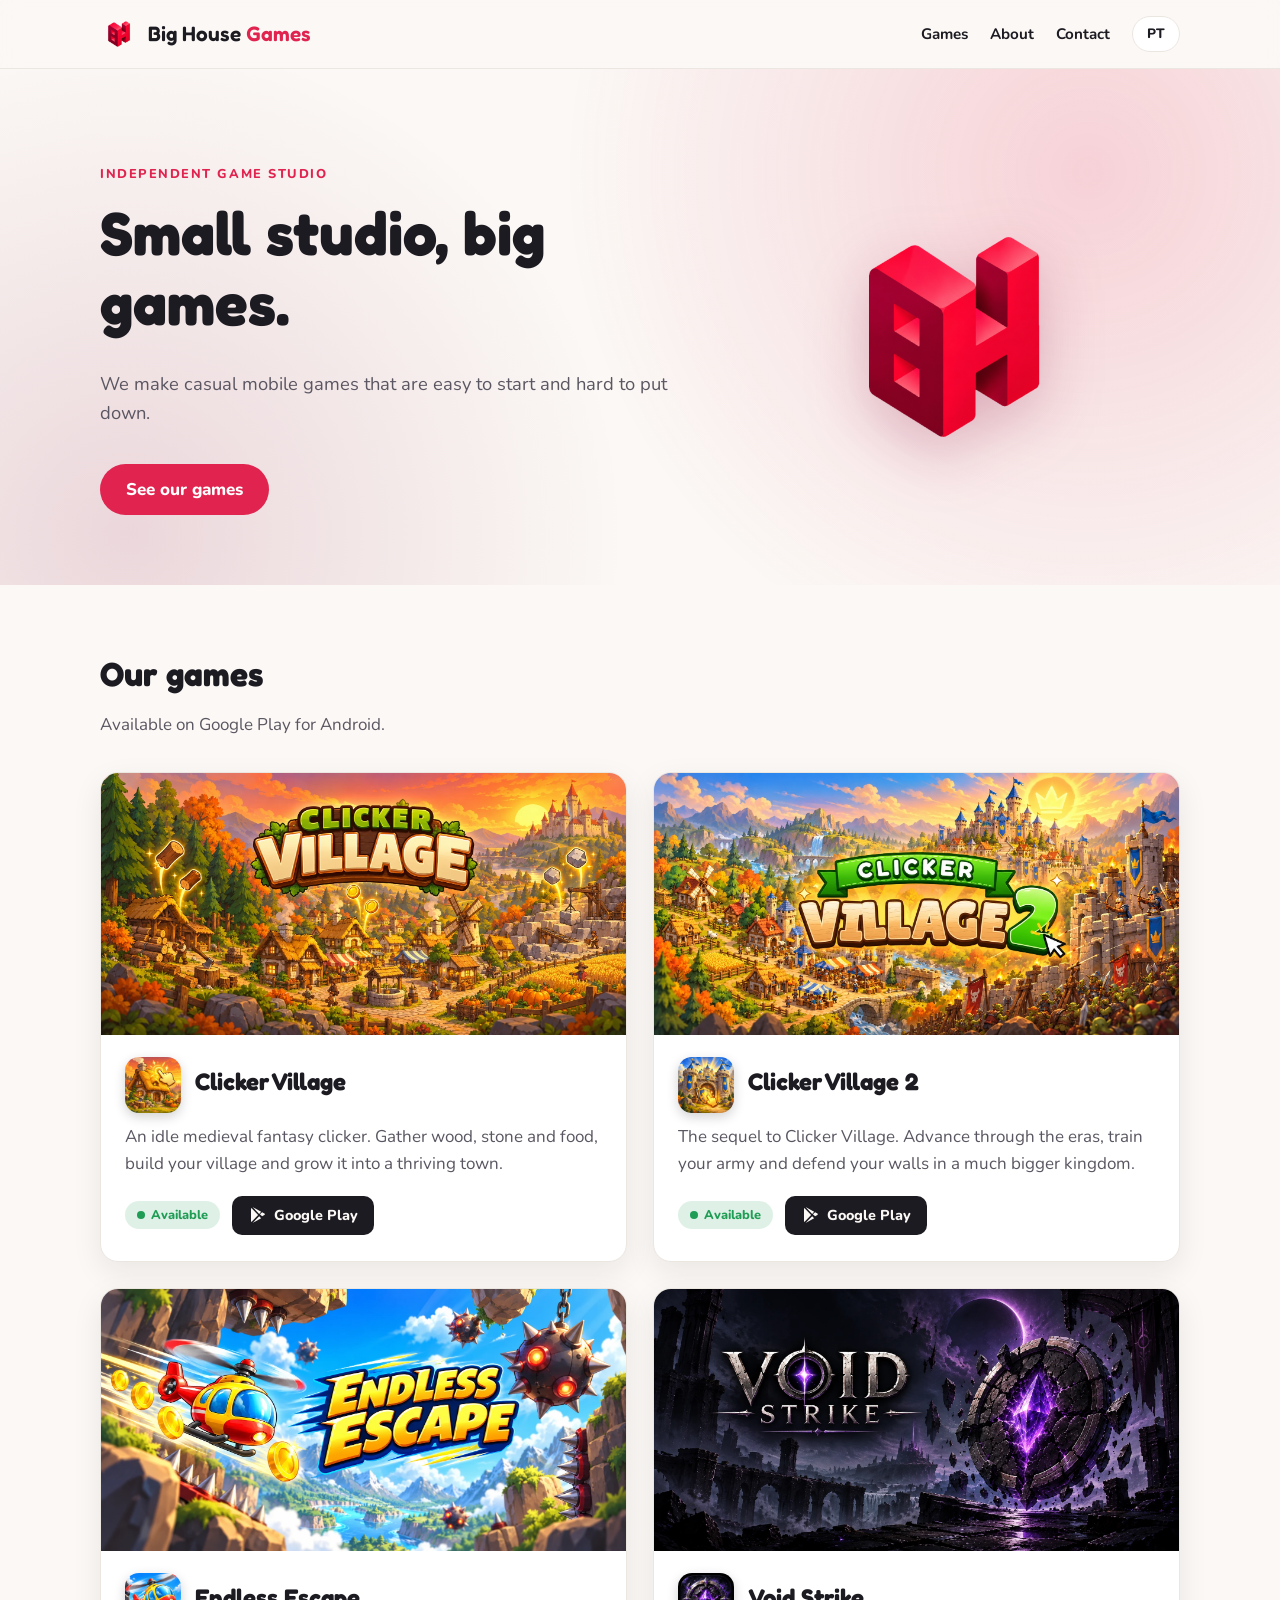
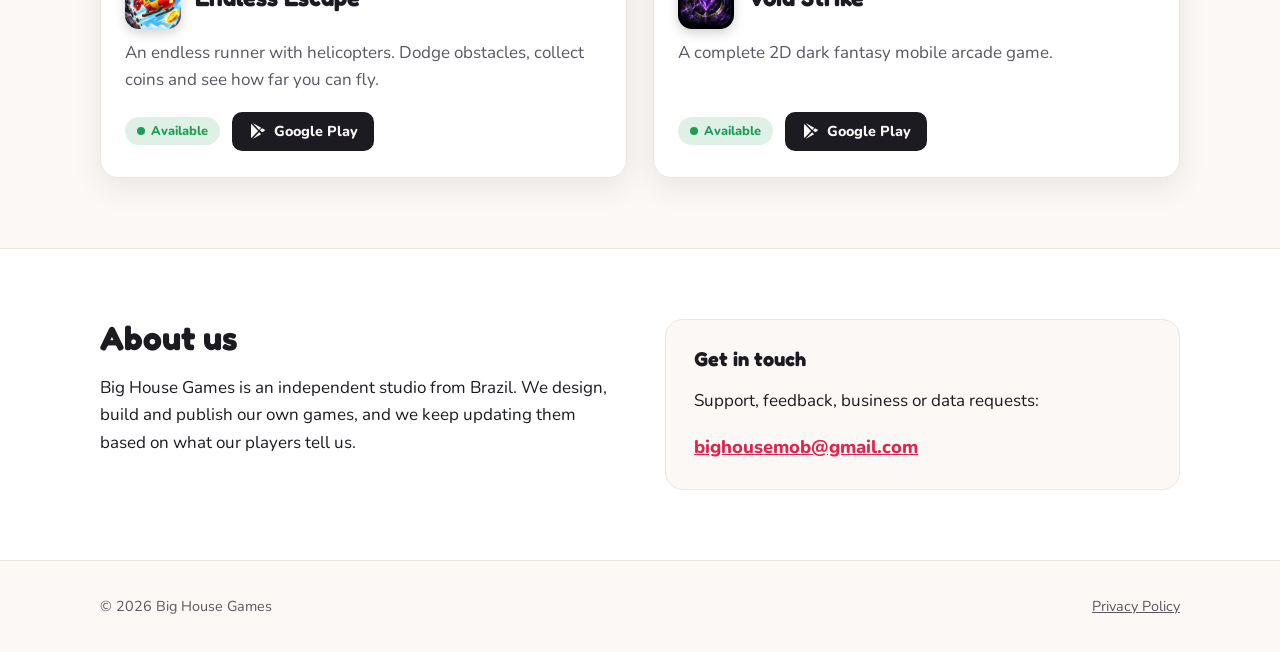
<file: index.html>
<!doctype html>
<html lang="en" data-lang="en">
<head>
  <meta charset="utf-8">
  <meta name="viewport" content="width=device-width, initial-scale=1">
  <meta name="google-site-verification" content="C2rIFtpxPn3x-xYNuFEfn3acSgyhl1MZK6gP5L68AIU" />
  <title>Big House Games</title>
  <meta name="description" content="Big House Games is an independent mobile game studio from Brazil, maker of Clicker Village, Endless Escape and Void Strike.">
  <meta property="og:title" content="Big House Games">
  <meta property="og:description" content="Independent mobile game studio from Brazil.">
  <meta property="og:image" content="https://bighouse-games.github.io/assets/img/clicker-village-banner.webp">
  <link rel="icon" href="favicon.png">
  <link rel="preconnect" href="https://fonts.googleapis.com">
  <link rel="preconnect" href="https://fonts.gstatic.com" crossorigin>
  <link href="https://fonts.googleapis.com/css2?family=Fredoka:wght@500;600&family=Nunito:wght@400;700;800&display=swap" rel="stylesheet">
  <link rel="stylesheet" href="assets/style.css">
  <script src="assets/lang.js"></script>
</head>
<body>

<header class="site-header">
  <div class="wrap">
    <a class="brand" href="./">
      <img src="assets/img/bh-symbol.png" alt="">
      <p class="brand-name">Big House <span>Games</span></p>
    </a>
    <nav class="nav">
      <a href="#games"><span data-l="en">Games</span><span data-l="pt">Jogos</span></a>
      <a class="hide-sm" href="#about"><span data-l="en">About</span><span data-l="pt">Sobre</span></a>
      <a class="hide-sm" href="#contact"><span data-l="en">Contact</span><span data-l="pt">Contato</span></a>
      <button class="lang-toggle" type="button" aria-label="Change language / Mudar idioma"><span data-l="en">PT</span><span data-l="pt">EN</span></button>
    </nav>
  </div>
</header>

<main>
  <section class="hero">
    <div class="wrap">
      <div>
        <span class="eyebrow"><span data-l="en">Independent game studio</span><span data-l="pt">Estúdio independente de jogos</span></span>
        <h1>
          <span data-l="en">Small studio, big games.</span>
          <span data-l="pt">Pequeno estúdio, grandes jogos.</span>
        </h1>
        <p data-l="en">We make casual mobile games that are easy to start and hard to put down.</p>
        <p data-l="pt">Criamos jogos mobile casuais, fáceis de começar e difíceis de largar.</p>
        <a class="btn" href="#games"><span data-l="en">See our games</span><span data-l="pt">Conheça nossos jogos</span></a>
      </div>
      <img class="hero-logo" src="assets/img/bh-symbol.png" alt="Big House Games logo">
    </div>
  </section>

  <section id="games">
    <div class="wrap">
      <h2 class="section-title"><span data-l="en">Our games</span><span data-l="pt">Nossos jogos</span></h2>
      <p class="section-lead">
        <span data-l="en">Available on Google Play for Android.</span>
        <span data-l="pt">Disponíveis no Google Play para Android.</span>
      </p>

      <div class="games">
        <article class="game">
          <div class="game-media">
            <img class="cover" src="assets/img/clicker-village-banner.webp" alt="Clicker Village" width="1774" height="887">
          </div>
          <div class="game-body">
            <div class="game-title">
              <img class="app-icon" src="assets/img/clicker-village-icon.webp" alt="" width="56" height="56" loading="lazy">
              <h3>Clicker Village</h3>
            </div>
            <p data-l="en">An idle medieval fantasy clicker. Gather wood, stone and food, build your village and grow it into a thriving town.</p>
            <p data-l="pt">Um clicker idle de fantasia medieval. Colete madeira, pedra e comida, construa sua vila e transforme-a numa cidade próspera.</p>
            <div class="game-foot">
              <span class="status live"><span data-l="en">Available</span><span data-l="pt">Disponível</span></span>
              <a class="store-link" href="https://play.google.com/store/apps/details?id=com.RollingHouseStudo.ClickerVillage">
                <svg viewBox="0 0 24 24" aria-hidden="true"><path fill="currentColor" d="M4.5 2.6c-.3.3-.5.8-.5 1.4v16c0 .6.2 1.1.5 1.4l9-9.4-9-9.4zm10.4 10.9 2.6 2.7-11.4 6.5 8.8-9.2zm0-3-8.8-9.2 11.4 6.5-2.6 2.7zm3.9-2.1 3 1.7c.9.5.9 1.4 0 1.9l-3 1.7-2.9-2.6 2.9-2.7z"/></svg>
                Google Play
              </a>
            </div>
          </div>
        </article>

        <article class="game">
          <div class="game-media">
            <img class="cover" src="assets/img/clicker-village-2-banner.webp" alt="Clicker Village 2" width="1774" height="887" loading="lazy">
          </div>
          <div class="game-body">
            <div class="game-title">
              <img class="app-icon" src="assets/img/clicker-village-2-icon.webp" alt="" width="56" height="56" loading="lazy">
              <h3>Clicker Village 2</h3>
            </div>
            <p data-l="en">The sequel to Clicker Village. Advance through the eras, train your army and defend your walls in a much bigger kingdom.</p>
            <p data-l="pt">A continuação de Clicker Village. Avance pelas eras, treine seu exército e defenda suas muralhas num reino muito maior.</p>
            <div class="game-foot">
              <span class="status live"><span data-l="en">Available</span><span data-l="pt">Disponível</span></span>
              <a class="store-link" href="https://play.google.com/store/apps/details?id=com.BigHouse.clickerVillage2">
                <svg viewBox="0 0 24 24" aria-hidden="true"><path fill="currentColor" d="M4.5 2.6c-.3.3-.5.8-.5 1.4v16c0 .6.2 1.1.5 1.4l9-9.4-9-9.4zm10.4 10.9 2.6 2.7-11.4 6.5 8.8-9.2zm0-3-8.8-9.2 11.4 6.5-2.6 2.7zm3.9-2.1 3 1.7c.9.5.9 1.4 0 1.9l-3 1.7-2.9-2.6 2.9-2.7z"/></svg>
                Google Play
              </a>
            </div>
          </div>
        </article>

        <article class="game">
          <div class="game-media">
            <img class="cover" src="assets/img/endless-escape-banner.webp" alt="Endless Escape" width="1774" height="887" loading="lazy">
          </div>
          <div class="game-body">
            <div class="game-title">
              <img class="app-icon" src="assets/img/endless-escape-icon.webp" alt="" width="56" height="56" loading="lazy">
              <h3>Endless Escape</h3>
            </div>
            <p data-l="en">An endless runner with helicopters. Dodge obstacles, collect coins and see how far you can fly.</p>
            <p data-l="pt">Um endless runner com helicópteros. Desvie dos obstáculos, colete moedas e veja até onde consegue voar.</p>
            <div class="game-foot">
              <span class="status live"><span data-l="en">Available</span><span data-l="pt">Disponível</span></span>
              <a class="store-link" href="https://play.google.com/store/apps/details?id=com.BigHouseStudio.EndlessEscape">
                <svg viewBox="0 0 24 24" aria-hidden="true"><path fill="currentColor" d="M4.5 2.6c-.3.3-.5.8-.5 1.4v16c0 .6.2 1.1.5 1.4l9-9.4-9-9.4zm10.4 10.9 2.6 2.7-11.4 6.5 8.8-9.2zm0-3-8.8-9.2 11.4 6.5-2.6 2.7zm3.9-2.1 3 1.7c.9.5.9 1.4 0 1.9l-3 1.7-2.9-2.6 2.9-2.7z"/></svg>
                Google Play
              </a>
            </div>
          </div>
        </article>

        <article class="game">
          <div class="game-media">
            <img class="cover" src="assets/img/void-strike-banner.webp" alt="Void Strike" width="1774" height="887" loading="lazy">
          </div>
          <div class="game-body">
            <div class="game-title">
              <img class="app-icon" src="assets/img/void-strike-icon.webp" alt="" width="56" height="56" loading="lazy">
              <h3>Void Strike</h3>
            </div>
            <p data-l="en">A complete 2D dark fantasy mobile arcade game.</p>
            <p data-l="pt">Um arcade mobile 2D completo de dark fantasy.</p>
            <div class="game-foot">
              <span class="status live"><span data-l="en">Available</span><span data-l="pt">Disponível</span></span>
              <a class="store-link" href="https://play.google.com/store/apps/details?id=com.BigHouse.VoidStrike">
                <svg viewBox="0 0 24 24" aria-hidden="true"><path fill="currentColor" d="M4.5 2.6c-.3.3-.5.8-.5 1.4v16c0 .6.2 1.1.5 1.4l9-9.4-9-9.4zm10.4 10.9 2.6 2.7-11.4 6.5 8.8-9.2zm0-3-8.8-9.2 11.4 6.5-2.6 2.7zm3.9-2.1 3 1.7c.9.5.9 1.4 0 1.9l-3 1.7-2.9-2.6 2.9-2.7z"/></svg>
                Google Play
              </a>
            </div>
          </div>
        </article>
      </div>
    </div>
  </section>

  <section class="about" id="about">
    <div class="wrap">
      <div>
        <h2 class="section-title"><span data-l="en">About us</span><span data-l="pt">Sobre nós</span></h2>
        <p data-l="en">Big House Games is an independent studio from Brazil. We design, build and publish our own games, and we keep updating them based on what our players tell us.</p>
        <p data-l="pt">A Big House Games é um estúdio independente do Brasil. Criamos, desenvolvemos e publicamos nossos próprios jogos, e seguimos atualizando cada um deles com base no que os jogadores nos dizem.</p>
      </div>
      <div class="contact-card" id="contact">
        <h3><span data-l="en">Get in touch</span><span data-l="pt">Fale com a gente</span></h3>
        <p>
          <span data-l="en">Support, feedback, business or data requests:</span>
          <span data-l="pt">Suporte, sugestões, negócios ou pedidos sobre seus dados:</span>
        </p>
        <a class="mail" href="mailto:bighousemob@gmail.com">bighousemob@gmail.com</a>
      </div>
    </div>
  </section>
</main>

<footer class="site-footer">
  <div class="wrap">
    <span>© 2026 Big House Games</span>
    <a href="privacy-policy/"><span data-l="en">Privacy Policy</span><span data-l="pt">Política de Privacidade</span></a>
  </div>
</footer>

</body>
</html>
</file>
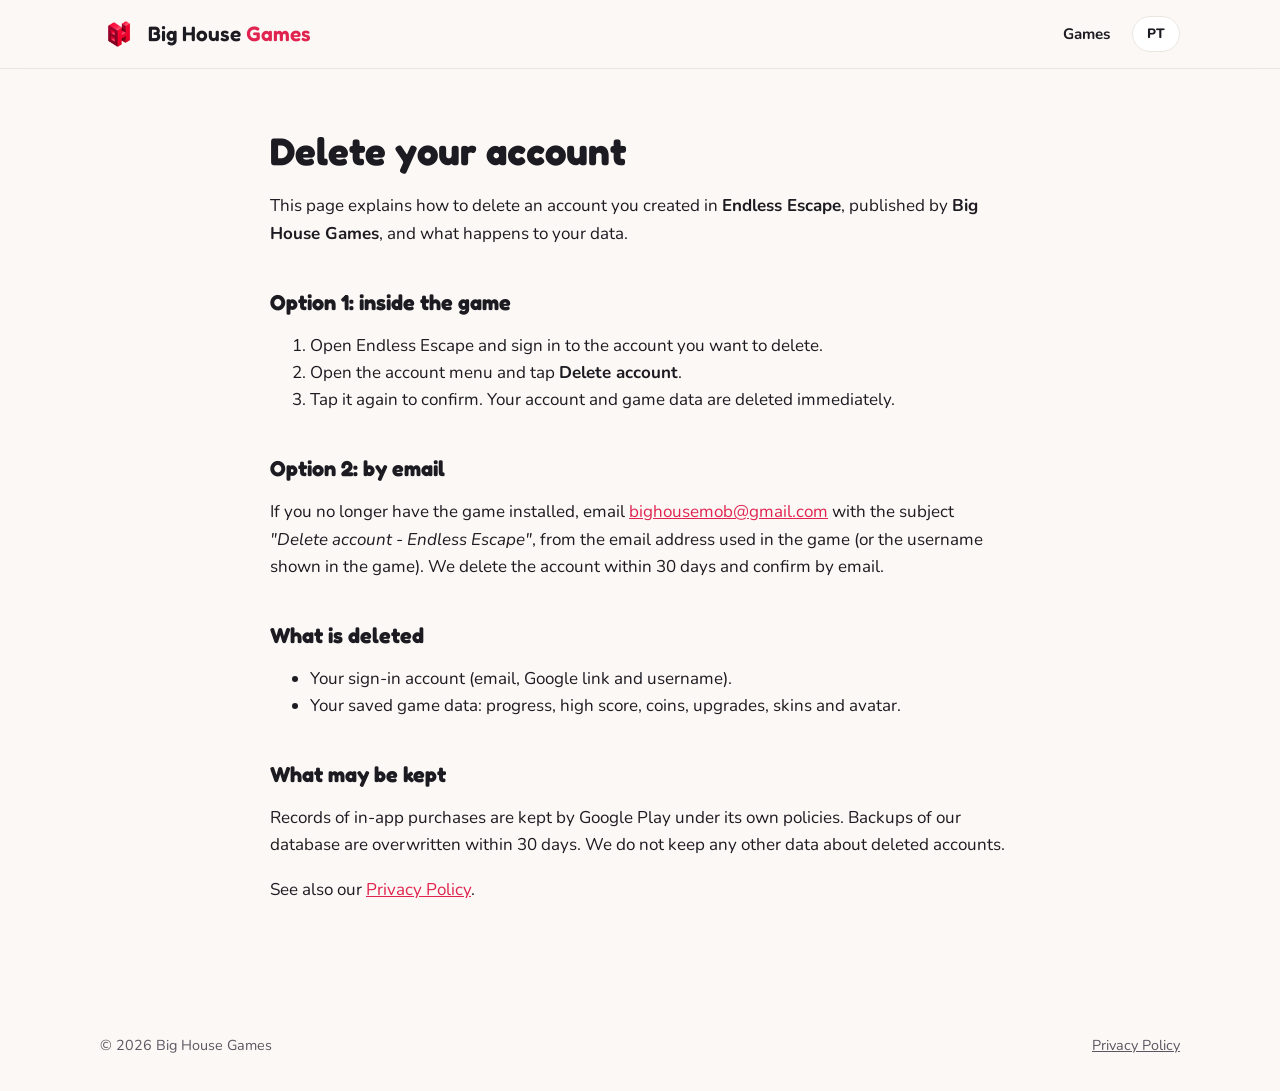
<file: delete-account/index.html>
<!doctype html>
<html lang="en" data-lang="en">
<head>
  <meta charset="utf-8">
  <meta name="viewport" content="width=device-width, initial-scale=1">
  <title>Delete Account · Big House Games</title>
  <meta name="description" content="How to delete your account and data in games by Big House Games.">
  <link rel="icon" href="../favicon.png">
  <link rel="preconnect" href="https://fonts.googleapis.com">
  <link rel="preconnect" href="https://fonts.gstatic.com" crossorigin>
  <link href="https://fonts.googleapis.com/css2?family=Fredoka:wght@500;600&family=Nunito:wght@400;700;800&display=swap" rel="stylesheet">
  <link rel="stylesheet" href="../assets/style.css">
  <script src="../assets/lang.js"></script>
</head>
<body>

<header class="site-header">
  <div class="wrap">
    <a class="brand" href="../">
      <img src="../assets/img/bh-symbol.png" alt="">
      <p class="brand-name">Big House <span>Games</span></p>
    </a>
    <nav class="nav">
      <a href="../#games"><span data-l="en">Games</span><span data-l="pt">Jogos</span></a>
      <button class="lang-toggle" type="button" aria-label="Change language / Mudar idioma"><span data-l="en">PT</span><span data-l="pt">EN</span></button>
    </nav>
  </div>
</header>

<main class="wrap legal">

<article data-l="en">
  <h1>Delete your account</h1>
  <p>This page explains how to delete an account you created in <strong>Endless Escape</strong>, published by <strong>Big House Games</strong>, and what happens to your data.</p>

  <h2>Option 1: inside the game</h2>
  <ol>
    <li>Open Endless Escape and sign in to the account you want to delete.</li>
    <li>Open the account menu and tap <strong>Delete account</strong>.</li>
    <li>Tap it again to confirm. Your account and game data are deleted immediately.</li>
  </ol>

  <h2>Option 2: by email</h2>
  <p>If you no longer have the game installed, email <a href="mailto:bighousemob@gmail.com?subject=Delete%20account%20-%20Endless%20Escape">bighousemob@gmail.com</a> with the subject <em>"Delete account - Endless Escape"</em>, from the email address used in the game (or the username shown in the game). We delete the account within 30 days and confirm by email.</p>

  <h2>What is deleted</h2>
  <ul>
    <li>Your sign-in account (email, Google link and username).</li>
    <li>Your saved game data: progress, high score, coins, upgrades, skins and avatar.</li>
  </ul>

  <h2>What may be kept</h2>
  <p>Records of in-app purchases are kept by Google Play under its own policies. Backups of our database are overwritten within 30 days. We do not keep any other data about deleted accounts.</p>

  <p>See also our <a href="../privacy-policy/">Privacy Policy</a>.</p>
</article>

<article data-l="pt">
  <h1>Excluir sua conta</h1>
  <p>Esta página explica como excluir uma conta criada no <strong>Endless Escape</strong>, publicado pela <strong>Big House Games</strong>, e o que acontece com seus dados.</p>

  <h2>Opção 1: dentro do jogo</h2>
  <ol>
    <li>Abra o Endless Escape e entre na conta que deseja excluir.</li>
    <li>Abra o menu da conta e toque em <strong>Delete account</strong> (Excluir conta).</li>
    <li>Toque de novo para confirmar. Sua conta e seus dados de jogo são excluídos na hora.</li>
  </ol>

  <h2>Opção 2: por e-mail</h2>
  <p>Se você não tem mais o jogo instalado, envie um e-mail para <a href="mailto:bighousemob@gmail.com?subject=Excluir%20conta%20-%20Endless%20Escape">bighousemob@gmail.com</a> com o assunto <em>"Excluir conta - Endless Escape"</em>, a partir do e-mail usado no jogo (ou informando o nome de usuário). Excluímos a conta em até 30 dias e confirmamos por e-mail.</p>

  <h2>O que é excluído</h2>
  <ul>
    <li>Sua conta de acesso (e-mail, vínculo com o Google e nome de usuário).</li>
    <li>Seus dados salvos do jogo: progresso, recorde, moedas, melhorias, skins e avatar.</li>
  </ul>

  <h2>O que pode ser mantido</h2>
  <p>Os registros de compras no app são mantidos pelo Google Play, conforme as políticas dele. Backups do nosso banco de dados são sobrescritos em até 30 dias. Não mantemos nenhum outro dado de contas excluídas.</p>

  <p>Veja também nossa <a href="../privacy-policy/">Política de Privacidade</a>.</p>
</article>

</main>

<footer class="site-footer">
  <div class="wrap">
    <span>© 2026 Big House Games</span>
    <a href="../privacy-policy/"><span data-l="en">Privacy Policy</span><span data-l="pt">Política de Privacidade</span></a>
  </div>
</footer>

</body>
</html>
</file>
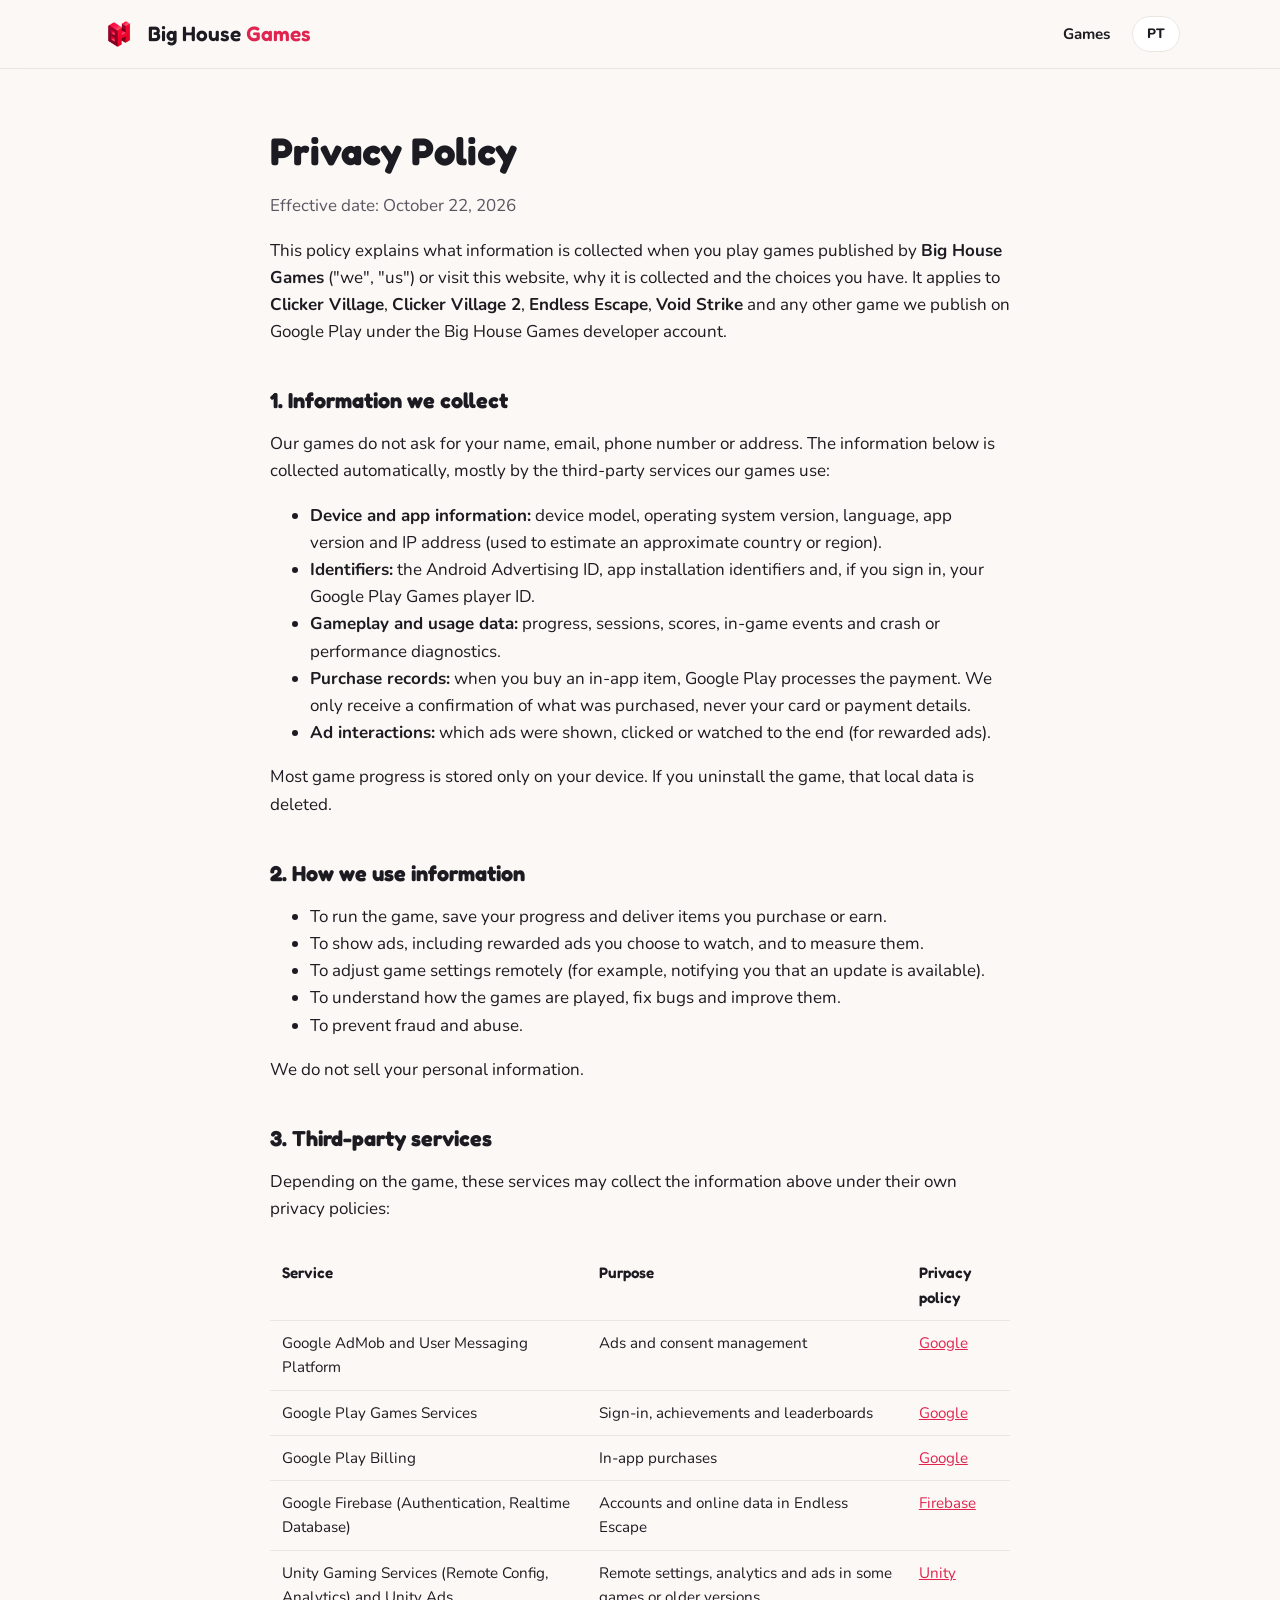
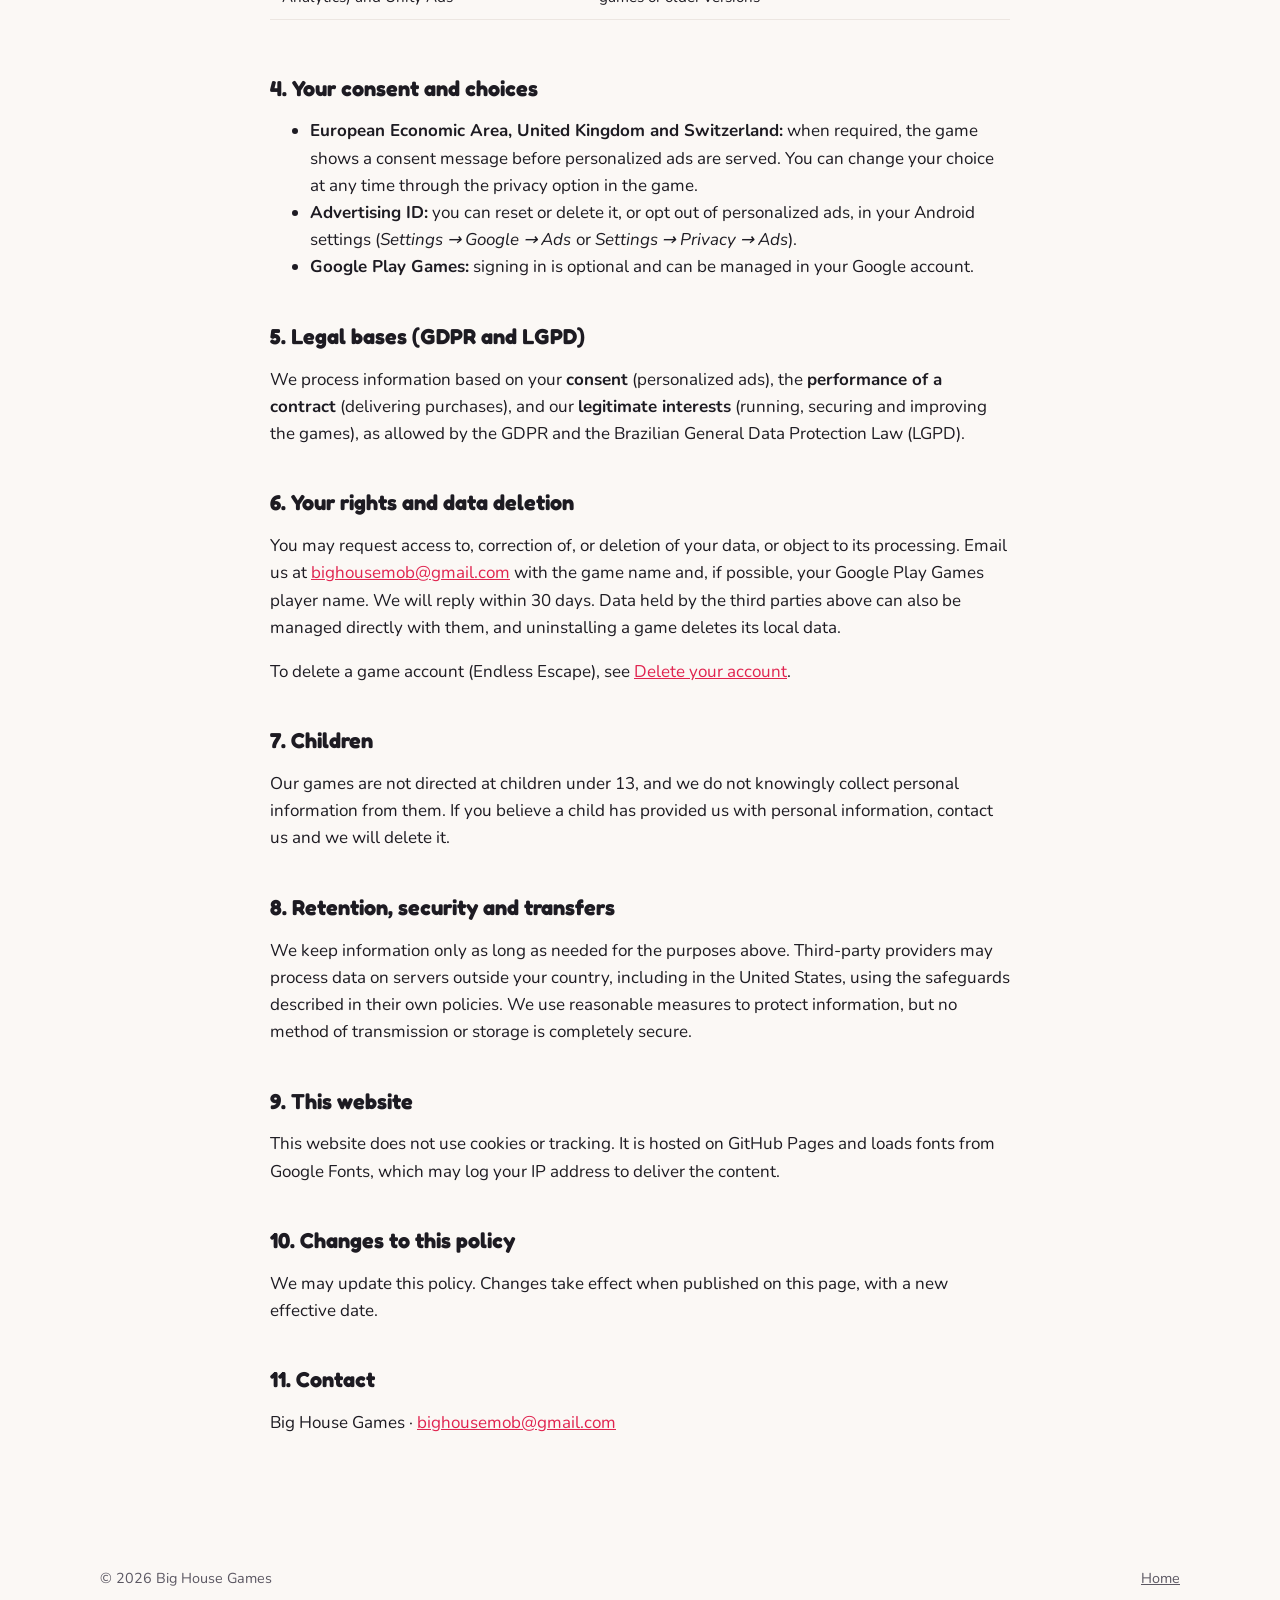
<file: privacy-policy/index.html>
<!doctype html>
<html lang="en" data-lang="en">
<head>
  <meta charset="utf-8">
  <meta name="viewport" content="width=device-width, initial-scale=1">
  <title>Privacy Policy · Big House Games</title>
  <meta name="description" content="Privacy Policy for the games and website of Big House Games.">
  <link rel="icon" href="../favicon.png">
  <link rel="preconnect" href="https://fonts.googleapis.com">
  <link rel="preconnect" href="https://fonts.gstatic.com" crossorigin>
  <link href="https://fonts.googleapis.com/css2?family=Fredoka:wght@500;600&family=Nunito:wght@400;700;800&display=swap" rel="stylesheet">
  <link rel="stylesheet" href="../assets/style.css">
  <script src="../assets/lang.js"></script>
</head>
<body>

<header class="site-header">
  <div class="wrap">
    <a class="brand" href="../">
      <img src="../assets/img/bh-symbol.png" alt="">
      <p class="brand-name">Big House <span>Games</span></p>
    </a>
    <nav class="nav">
      <a href="../#games"><span data-l="en">Games</span><span data-l="pt">Jogos</span></a>
      <button class="lang-toggle" type="button" aria-label="Change language / Mudar idioma"><span data-l="en">PT</span><span data-l="pt">EN</span></button>
    </nav>
  </div>
</header>

<main class="wrap legal">

<!-- ============================ ENGLISH ============================ -->
<article data-l="en">
  <h1>Privacy Policy</h1>
  <p class="updated">Effective date: October 22, 2026</p>

  <p>This policy explains what information is collected when you play games published by <strong>Big House Games</strong> ("we", "us") or visit this website, why it is collected and the choices you have. It applies to <strong>Clicker Village</strong>, <strong>Clicker Village 2</strong>, <strong>Endless Escape</strong>, <strong>Void Strike</strong> and any other game we publish on Google Play under the Big House Games developer account.</p>

  <h2>1. Information we collect</h2>
  <p>Our games do not ask for your name, email, phone number or address. The information below is collected automatically, mostly by the third-party services our games use:</p>
  <ul>
    <li><strong>Device and app information:</strong> device model, operating system version, language, app version and IP address (used to estimate an approximate country or region).</li>
    <li><strong>Identifiers:</strong> the Android Advertising ID, app installation identifiers and, if you sign in, your Google Play Games player ID.</li>
    <li><strong>Gameplay and usage data:</strong> progress, sessions, scores, in-game events and crash or performance diagnostics.</li>
    <li><strong>Purchase records:</strong> when you buy an in-app item, Google Play processes the payment. We only receive a confirmation of what was purchased, never your card or payment details.</li>
    <li><strong>Ad interactions:</strong> which ads were shown, clicked or watched to the end (for rewarded ads).</li>
  </ul>
  <p>Most game progress is stored only on your device. If you uninstall the game, that local data is deleted.</p>

  <h2>2. How we use information</h2>
  <ul>
    <li>To run the game, save your progress and deliver items you purchase or earn.</li>
    <li>To show ads, including rewarded ads you choose to watch, and to measure them.</li>
    <li>To adjust game settings remotely (for example, notifying you that an update is available).</li>
    <li>To understand how the games are played, fix bugs and improve them.</li>
    <li>To prevent fraud and abuse.</li>
  </ul>
  <p>We do not sell your personal information.</p>

  <h2>3. Third-party services</h2>
  <p>Depending on the game, these services may collect the information above under their own privacy policies:</p>
  <div class="table-scroll">
    <table>
      <tr><th>Service</th><th>Purpose</th><th>Privacy policy</th></tr>
      <tr><td>Google AdMob and User Messaging Platform</td><td>Ads and consent management</td><td><a href="https://policies.google.com/technologies/partner-sites">Google</a></td></tr>
      <tr><td>Google Play Games Services</td><td>Sign-in, achievements and leaderboards</td><td><a href="https://policies.google.com/privacy">Google</a></td></tr>
      <tr><td>Google Play Billing</td><td>In-app purchases</td><td><a href="https://policies.google.com/privacy">Google</a></td></tr>
      <tr><td>Google Firebase (Authentication, Realtime Database)</td><td>Accounts and online data in Endless Escape</td><td><a href="https://firebase.google.com/support/privacy">Firebase</a></td></tr>
      <tr><td>Unity Gaming Services (Remote Config, Analytics) and Unity Ads</td><td>Remote settings, analytics and ads in some games or older versions</td><td><a href="https://unity.com/legal/privacy-policy">Unity</a></td></tr>
    </table>
  </div>

  <h2>4. Your consent and choices</h2>
  <ul>
    <li><strong>European Economic Area, United Kingdom and Switzerland:</strong> when required, the game shows a consent message before personalized ads are served. You can change your choice at any time through the privacy option in the game.</li>
    <li><strong>Advertising ID:</strong> you can reset or delete it, or opt out of personalized ads, in your Android settings (<em>Settings → Google → Ads</em> or <em>Settings → Privacy → Ads</em>).</li>
    <li><strong>Google Play Games:</strong> signing in is optional and can be managed in your Google account.</li>
  </ul>

  <h2>5. Legal bases (GDPR and LGPD)</h2>
  <p>We process information based on your <strong>consent</strong> (personalized ads), the <strong>performance of a contract</strong> (delivering purchases), and our <strong>legitimate interests</strong> (running, securing and improving the games), as allowed by the GDPR and the Brazilian General Data Protection Law (LGPD).</p>

  <h2>6. Your rights and data deletion</h2>
  <p>You may request access to, correction of, or deletion of your data, or object to its processing. Email us at <a href="mailto:bighousemob@gmail.com">bighousemob@gmail.com</a> with the game name and, if possible, your Google Play Games player name. We will reply within 30 days. Data held by the third parties above can also be managed directly with them, and uninstalling a game deletes its local data.</p>
  <p>To delete a game account (Endless Escape), see <a href="../delete-account/">Delete your account</a>.</p>

  <h2>7. Children</h2>
  <p>Our games are not directed at children under 13, and we do not knowingly collect personal information from them. If you believe a child has provided us with personal information, contact us and we will delete it.</p>

  <h2>8. Retention, security and transfers</h2>
  <p>We keep information only as long as needed for the purposes above. Third-party providers may process data on servers outside your country, including in the United States, using the safeguards described in their own policies. We use reasonable measures to protect information, but no method of transmission or storage is completely secure.</p>

  <h2>9. This website</h2>
  <p>This website does not use cookies or tracking. It is hosted on GitHub Pages and loads fonts from Google Fonts, which may log your IP address to deliver the content.</p>

  <h2>10. Changes to this policy</h2>
  <p>We may update this policy. Changes take effect when published on this page, with a new effective date.</p>

  <h2>11. Contact</h2>
  <p>Big House Games · <a href="mailto:bighousemob@gmail.com">bighousemob@gmail.com</a></p>
</article>

<!-- ============================ PORTUGUÊS ============================ -->
<article data-l="pt">
  <h1>Política de Privacidade</h1>
  <p class="updated">Vigente desde: 22 de outubro de 2026</p>

  <p>Esta política explica quais informações são coletadas quando você joga os jogos publicados pela <strong>Big House Games</strong> ("nós") ou visita este site, por que elas são coletadas e quais escolhas você tem. Ela se aplica a <strong>Clicker Village</strong>, <strong>Clicker Village 2</strong>, <strong>Endless Escape</strong>, <strong>Void Strike</strong> e a qualquer outro jogo que publicarmos no Google Play pela conta de desenvolvedor Big House Games.</p>

  <h2>1. Informações que coletamos</h2>
  <p>Nossos jogos não pedem seu nome, e-mail, telefone ou endereço. As informações abaixo são coletadas automaticamente, na maior parte pelos serviços de terceiros usados nos jogos:</p>
  <ul>
    <li><strong>Informações do dispositivo e do app:</strong> modelo do aparelho, versão do sistema, idioma, versão do app e endereço IP (usado para estimar país ou região aproximados).</li>
    <li><strong>Identificadores:</strong> o ID de publicidade do Android, identificadores de instalação do app e, se você entrar, seu ID de jogador do Google Play Games.</li>
    <li><strong>Dados de jogo e uso:</strong> progresso, sessões, pontuações, eventos do jogo e diagnósticos de falhas ou desempenho.</li>
    <li><strong>Registros de compras:</strong> quando você compra um item no jogo, o pagamento é processado pelo Google Play. Recebemos apenas a confirmação do que foi comprado, nunca os dados do seu cartão ou pagamento.</li>
    <li><strong>Interações com anúncios:</strong> quais anúncios foram exibidos, clicados ou assistidos até o fim (anúncios premiados).</li>
  </ul>
  <p>A maior parte do progresso fica salva apenas no seu aparelho. Se você desinstalar o jogo, esses dados locais são apagados.</p>

  <h2>2. Como usamos as informações</h2>
  <ul>
    <li>Para fazer o jogo funcionar, salvar seu progresso e entregar itens comprados ou conquistados.</li>
    <li>Para exibir anúncios, incluindo os premiados que você escolhe assistir, e medir seus resultados.</li>
    <li>Para ajustar configurações do jogo remotamente (por exemplo, avisar que há uma atualização disponível).</li>
    <li>Para entender como os jogos são jogados, corrigir erros e melhorá-los.</li>
    <li>Para prevenir fraudes e abusos.</li>
  </ul>
  <p>Não vendemos suas informações pessoais.</p>

  <h2>3. Serviços de terceiros</h2>
  <p>Dependendo do jogo, estes serviços podem coletar as informações acima, conforme suas próprias políticas de privacidade:</p>
  <div class="table-scroll">
    <table>
      <tr><th>Serviço</th><th>Finalidade</th><th>Política de privacidade</th></tr>
      <tr><td>Google AdMob e User Messaging Platform</td><td>Anúncios e gestão de consentimento</td><td><a href="https://policies.google.com/technologies/partner-sites">Google</a></td></tr>
      <tr><td>Google Play Games Services</td><td>Login, conquistas e placares</td><td><a href="https://policies.google.com/privacy">Google</a></td></tr>
      <tr><td>Google Play Faturamento</td><td>Compras no app</td><td><a href="https://policies.google.com/privacy">Google</a></td></tr>
      <tr><td>Google Firebase (Authentication, Realtime Database)</td><td>Contas e dados online no Endless Escape</td><td><a href="https://firebase.google.com/support/privacy">Firebase</a></td></tr>
      <tr><td>Unity Gaming Services (Remote Config, Analytics) e Unity Ads</td><td>Configurações remotas, análises e anúncios em alguns jogos ou versões antigas</td><td><a href="https://unity.com/legal/privacy-policy">Unity</a></td></tr>
    </table>
  </div>

  <h2>4. Seu consentimento e suas escolhas</h2>
  <ul>
    <li><strong>Espaço Econômico Europeu, Reino Unido e Suíça:</strong> quando exigido, o jogo mostra uma mensagem de consentimento antes de exibir anúncios personalizados. Você pode mudar sua escolha a qualquer momento pela opção de privacidade no jogo.</li>
    <li><strong>ID de publicidade:</strong> você pode redefini-lo, excluí-lo ou desativar anúncios personalizados nas configurações do Android (<em>Configurações → Google → Anúncios</em> ou <em>Configurações → Privacidade → Anúncios</em>).</li>
    <li><strong>Google Play Games:</strong> o login é opcional e pode ser gerenciado na sua conta Google.</li>
  </ul>

  <h2>5. Bases legais (LGPD e GDPR)</h2>
  <p>Tratamos informações com base no seu <strong>consentimento</strong> (anúncios personalizados), na <strong>execução de contrato</strong> (entrega de compras) e em nosso <strong>legítimo interesse</strong> (operar, proteger e melhorar os jogos), conforme permitido pela Lei Geral de Proteção de Dados (LGPD) e pelo GDPR.</p>

  <h2>6. Seus direitos e exclusão de dados</h2>
  <p>Você pode pedir acesso, correção ou exclusão dos seus dados, ou se opor ao tratamento. Escreva para <a href="mailto:bighousemob@gmail.com">bighousemob@gmail.com</a> informando o nome do jogo e, se possível, seu nome de jogador no Google Play Games. Respondemos em até 30 dias. Os dados mantidos pelos terceiros acima também podem ser gerenciados diretamente com eles, e desinstalar um jogo apaga seus dados locais.</p>
  <p>Para excluir uma conta de jogo (Endless Escape), veja <a href="../delete-account/">Excluir sua conta</a>.</p>

  <h2>7. Crianças</h2>
  <p>Nossos jogos não são direcionados a crianças menores de 13 anos, e não coletamos intencionalmente informações pessoais delas. Se você acredita que uma criança nos forneceu informações pessoais, entre em contato e nós as excluiremos.</p>

  <h2>8. Retenção, segurança e transferências</h2>
  <p>Mantemos as informações apenas pelo tempo necessário para as finalidades acima. Os fornecedores terceiros podem tratar dados em servidores fora do seu país, inclusive nos Estados Unidos, com as salvaguardas descritas em suas políticas. Usamos medidas razoáveis para proteger as informações, mas nenhum método de transmissão ou armazenamento é totalmente seguro.</p>

  <h2>9. Este site</h2>
  <p>Este site não usa cookies nem rastreamento. Ele é hospedado no GitHub Pages e carrega fontes do Google Fonts, que podem registrar seu endereço IP para entregar o conteúdo.</p>

  <h2>10. Alterações nesta política</h2>
  <p>Podemos atualizar esta política. As mudanças valem a partir da publicação nesta página, com uma nova data de vigência.</p>

  <h2>11. Contato</h2>
  <p>Big House Games · <a href="mailto:bighousemob@gmail.com">bighousemob@gmail.com</a></p>
</article>

</main>

<footer class="site-footer">
  <div class="wrap">
    <span>© 2026 Big House Games</span>
    <a href="../"><span data-l="en">Home</span><span data-l="pt">Início</span></a>
  </div>
</footer>

</body>
</html>
</file>
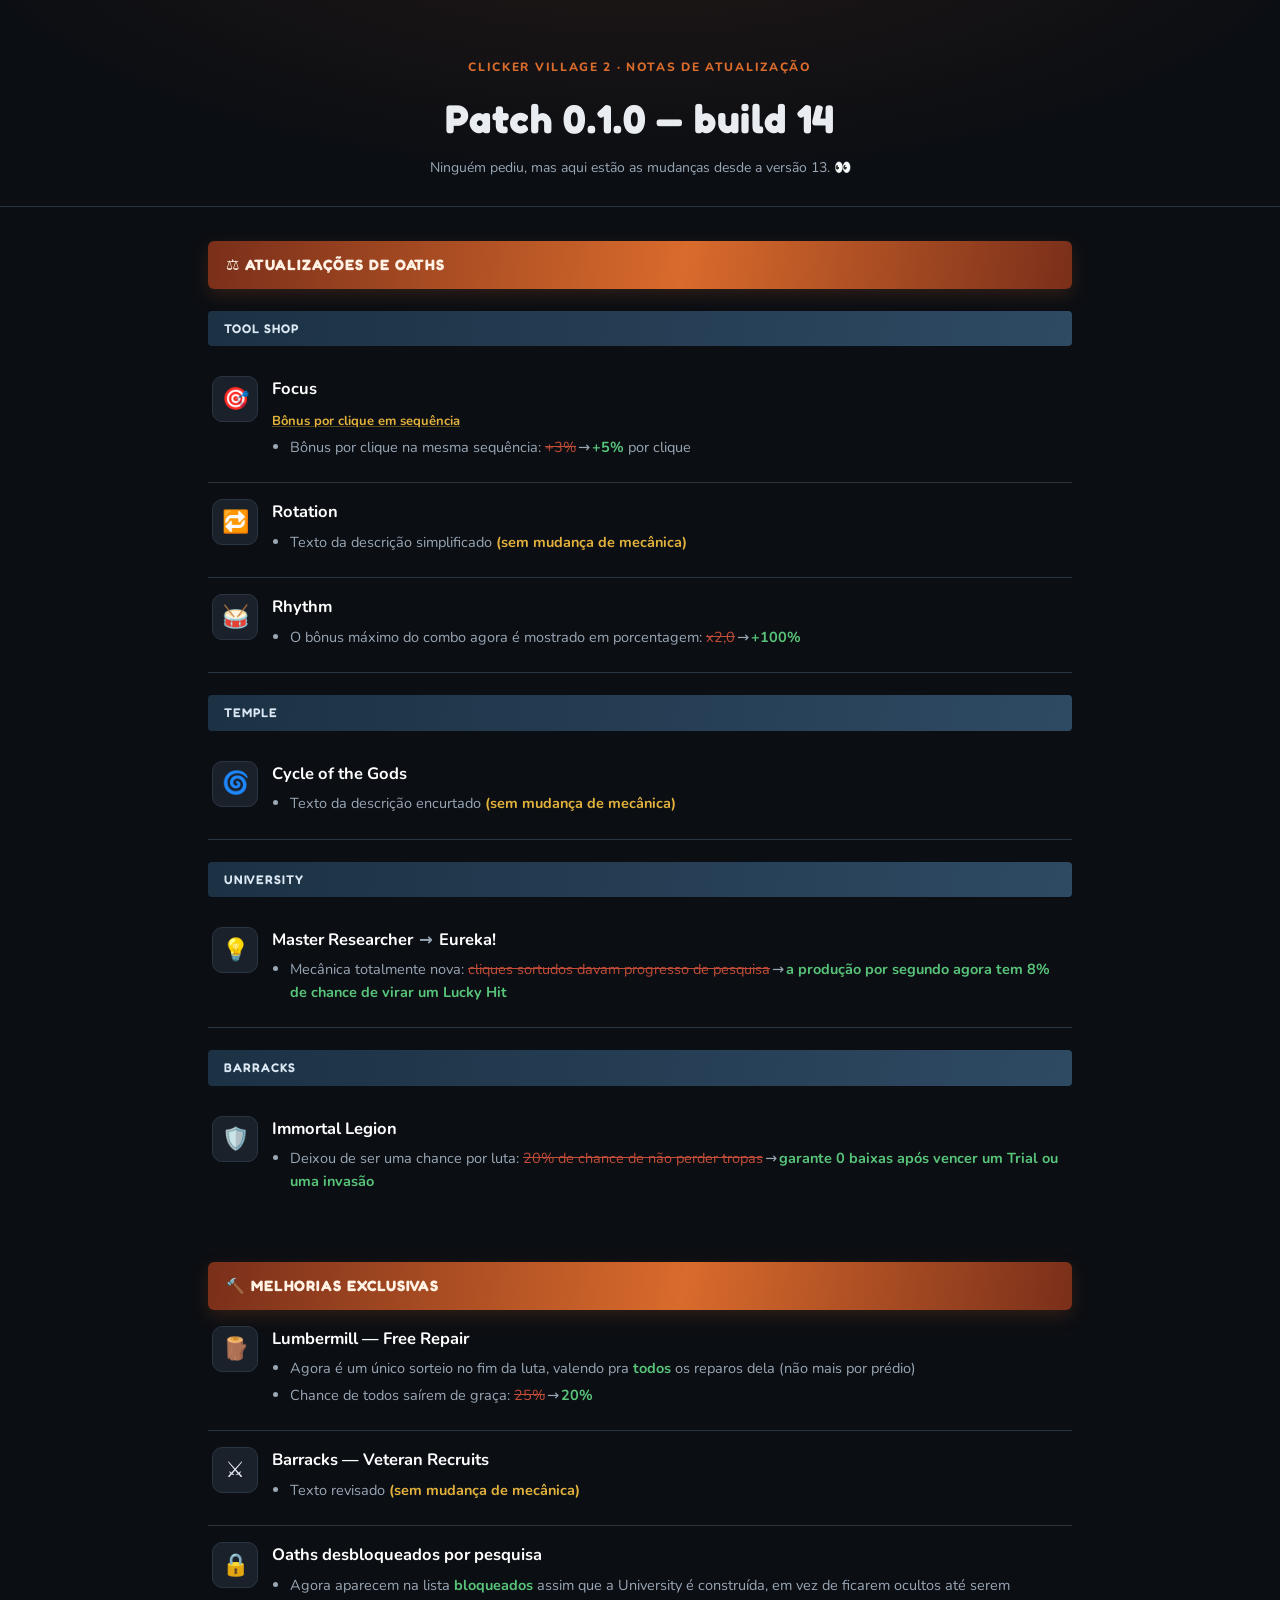
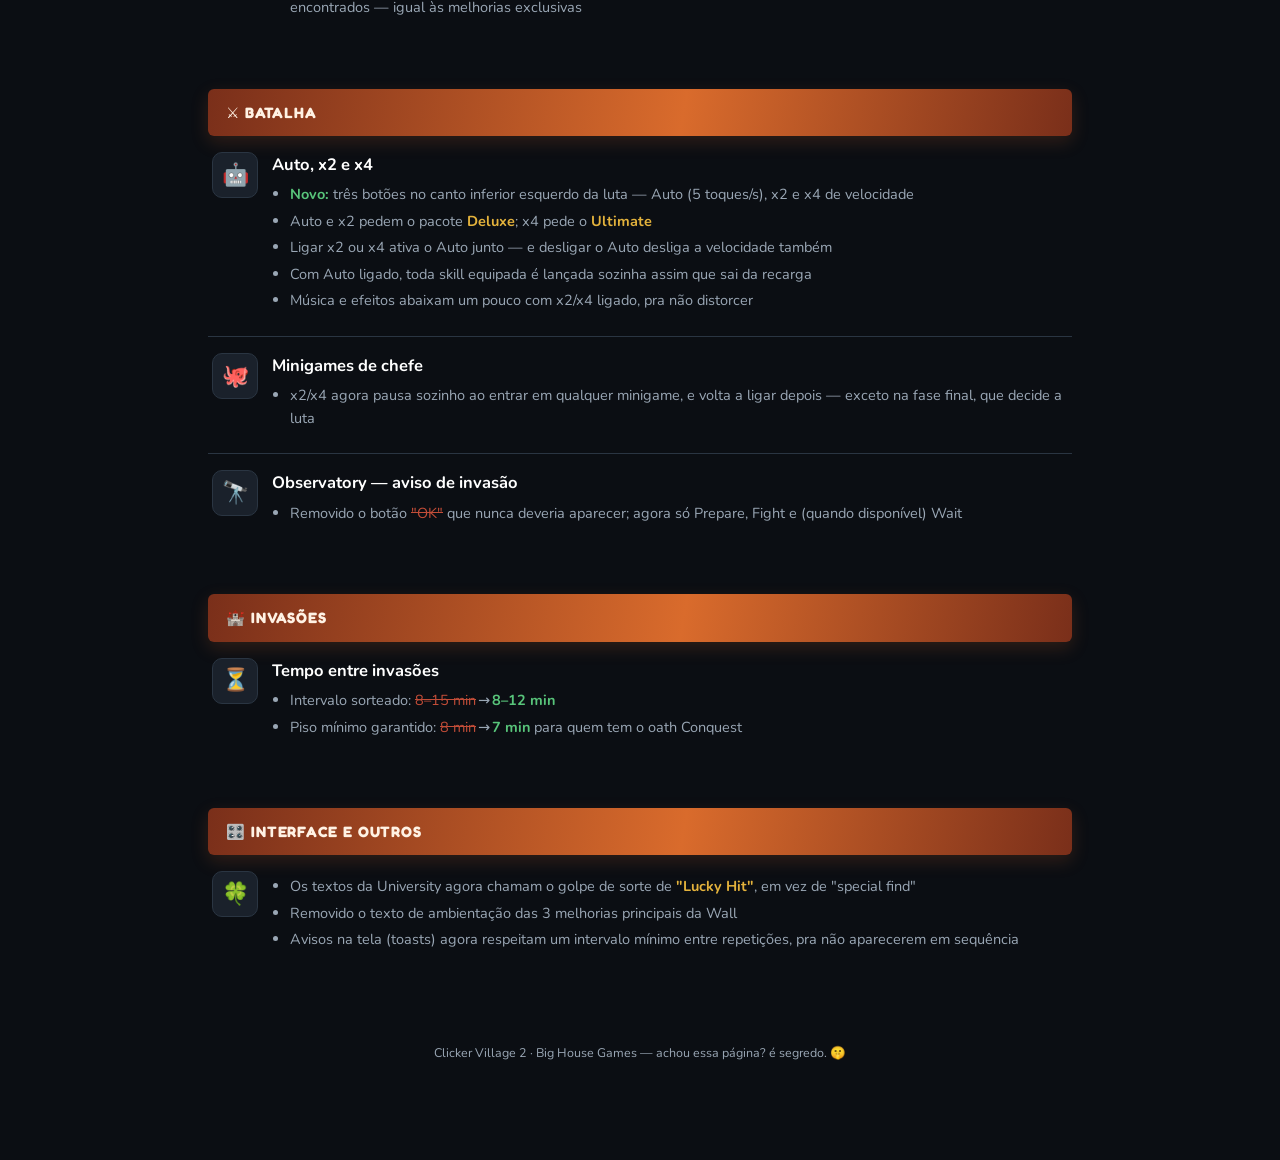
<file: patch-notes/v14/index.html>
<!doctype html>
<html lang="pt-br">
<head>
<meta charset="utf-8">
<meta name="viewport" content="width=device-width, initial-scale=1">
<meta name="robots" content="noindex, nofollow">
<title>Clicker Village 2 — Patch 0.1.0 (14)</title>
<link rel="icon" href="../../favicon.png">
<link rel="preconnect" href="https://fonts.googleapis.com">
<link rel="preconnect" href="https://fonts.gstatic.com" crossorigin>
<link href="https://fonts.googleapis.com/css2?family=Fredoka:wght@500;600;700&family=Nunito:wght@400;600;700;800&display=swap" rel="stylesheet">
<style>
  :root{
    --bg:#11161d;
    --bg-deep:#0b0e13;
    --card:#1a212b;
    --card-line:#2a3542;
    --ink:#e9edf2;
    --ink-soft:#9aa7b5;
    --orange:#d96b2c;
    --orange-deep:#7a2f1a;
    --blue:#2e4a63;
    --blue-deep:#1c3144;
    --good:#58c47a;
    --bad:#e2583f;
    --gold:#e3b23c;
    --max:900px;
  }
  *{box-sizing:border-box;}
  body{
    margin:0;
    background:
      radial-gradient(1200px 500px at 50% -120px, rgba(217,107,44,.12), transparent 60%),
      var(--bg-deep);
    color:var(--ink);
    font-family:"Nunito", system-ui, sans-serif;
    font-size:16px;
    line-height:1.55;
    padding-bottom:80px;
  }
  h1,h2,h3,.cat-title,.sub-title{font-family:"Fredoka", system-ui, sans-serif;}
  .wrap{max-width:var(--max); margin:0 auto; padding:0 18px;}

  .top{
    text-align:center;
    padding:54px 18px 28px;
    border-bottom:1px solid var(--card-line);
    margin-bottom:34px;
  }
  .top .eyebrow{
    display:inline-block;
    letter-spacing:.14em;
    font-size:12px;
    font-weight:800;
    color:var(--orange);
    text-transform:uppercase;
    margin-bottom:10px;
  }
  .top h1{
    margin:0 0 8px;
    font-size:clamp(26px, 5vw, 40px);
    font-weight:700;
    letter-spacing:.02em;
  }
  .top p{margin:0; color:var(--ink-soft); font-size:14px;}

  .category{margin:0 0 46px;}
  .cat-title{
    display:flex; align-items:center; gap:10px;
    background:linear-gradient(100deg, var(--orange-deep) 0%, var(--orange) 55%, var(--orange-deep) 100%);
    color:#fff2e4;
    font-weight:700;
    font-size:15px;
    letter-spacing:.06em;
    text-transform:uppercase;
    padding:12px 18px;
    border-radius:6px;
    box-shadow:0 6px 18px rgba(217,107,44,.18);
  }
  .sub-title{
    background:linear-gradient(100deg, var(--blue-deep), var(--blue));
    color:#dce9f4;
    font-weight:600;
    font-size:12.5px;
    letter-spacing:.08em;
    text-transform:uppercase;
    padding:8px 16px;
    border-radius:4px;
    margin:22px 0 14px;
  }

  .entry{
    display:flex;
    gap:14px;
    padding:16px 4px 20px;
    border-bottom:1px solid var(--card-line);
  }
  .entry:last-child{border-bottom:none;}
  .icon{
    flex:0 0 auto;
    width:46px; height:46px;
    border-radius:10px;
    display:flex; align-items:center; justify-content:center;
    font-size:22px;
    background:var(--card);
    border:1px solid var(--card-line);
  }
  .entry-body{flex:1; min-width:0;}
  .entry-name{
    font-weight:700;
    font-size:16.5px;
    color:#fff;
    margin-bottom:6px;
  }
  .ability{
    font-size:13px;
    font-weight:700;
    color:var(--gold);
    text-decoration:underline;
    text-decoration-color:rgba(227,178,60,.35);
    margin:10px 0 4px;
  }
  ul.changes{margin:0; padding-left:18px;}
  ul.changes li{
    color:var(--ink-soft);
    font-size:14.5px;
    margin:4px 0;
  }
  .old{color:var(--bad); text-decoration:line-through; opacity:.85;}
  .new{color:var(--good); font-weight:700;}
  .neutral{color:var(--gold); font-weight:700;}
  .arrow{color:var(--ink-soft); margin:0 2px;}

  footer.note{
    max-width:var(--max); margin:50px auto 0; padding:18px;
    text-align:center; font-size:12.5px; color:var(--ink-soft);
  }
  footer.note a{color:var(--orange);}
</style>
</head>
<body>

<div class="top">
  <span class="eyebrow">Clicker Village 2 · Notas de atualização</span>
  <h1>Patch 0.1.0 — build 14</h1>
  <p>Ninguém pediu, mas aqui estão as mudanças desde a versão 13. 👀</p>
</div>

<div class="wrap">

  <section class="category">
    <div class="cat-title">⚖️ Atualizações de Oaths</div>

    <div class="sub-title">Tool Shop</div>
    <div class="entry">
      <div class="icon">🎯</div>
      <div class="entry-body">
        <div class="entry-name">Focus</div>
        <div class="ability">Bônus por clique em sequência</div>
        <ul class="changes">
          <li>Bônus por clique na mesma sequência: <span class="old">+3%</span><span class="arrow">→</span><span class="new">+5%</span> por clique</li>
        </ul>
      </div>
    </div>
    <div class="entry">
      <div class="icon">🔁</div>
      <div class="entry-body">
        <div class="entry-name">Rotation</div>
        <ul class="changes">
          <li>Texto da descrição simplificado <span class="neutral">(sem mudança de mecânica)</span></li>
        </ul>
      </div>
    </div>
    <div class="entry">
      <div class="icon">🥁</div>
      <div class="entry-body">
        <div class="entry-name">Rhythm</div>
        <ul class="changes">
          <li>O bônus máximo do combo agora é mostrado em porcentagem: <span class="old">x2,0</span><span class="arrow">→</span><span class="new">+100%</span></li>
        </ul>
      </div>
    </div>

    <div class="sub-title">Temple</div>
    <div class="entry">
      <div class="icon">🌀</div>
      <div class="entry-body">
        <div class="entry-name">Cycle of the Gods</div>
        <ul class="changes">
          <li>Texto da descrição encurtado <span class="neutral">(sem mudança de mecânica)</span></li>
        </ul>
      </div>
    </div>

    <div class="sub-title">University</div>
    <div class="entry">
      <div class="icon">💡</div>
      <div class="entry-body">
        <div class="entry-name">Master Researcher <span class="arrow">→</span> Eureka!</div>
        <ul class="changes">
          <li>Mecânica totalmente nova: <span class="old">cliques sortudos davam progresso de pesquisa</span><span class="arrow">→</span><span class="new">a produção por segundo agora tem 8% de chance de virar um Lucky Hit</span></li>
        </ul>
      </div>
    </div>

    <div class="sub-title">Barracks</div>
    <div class="entry">
      <div class="icon">🛡️</div>
      <div class="entry-body">
        <div class="entry-name">Immortal Legion</div>
        <ul class="changes">
          <li>Deixou de ser uma chance por luta: <span class="old">20% de chance de não perder tropas</span><span class="arrow">→</span><span class="new">garante 0 baixas após vencer um Trial ou uma invasão</span></li>
        </ul>
      </div>
    </div>
  </section>

  <section class="category">
    <div class="cat-title">🔨 Melhorias exclusivas</div>

    <div class="entry">
      <div class="icon">🪵</div>
      <div class="entry-body">
        <div class="entry-name">Lumbermill — Free Repair</div>
        <ul class="changes">
          <li>Agora é um único sorteio no fim da luta, valendo pra <span class="new">todos</span> os reparos dela (não mais por prédio)</li>
          <li>Chance de todos saírem de graça: <span class="old">25%</span><span class="arrow">→</span><span class="new">20%</span></li>
        </ul>
      </div>
    </div>
    <div class="entry">
      <div class="icon">⚔️</div>
      <div class="entry-body">
        <div class="entry-name">Barracks — Veteran Recruits</div>
        <ul class="changes">
          <li>Texto revisado <span class="neutral">(sem mudança de mecânica)</span></li>
        </ul>
      </div>
    </div>
    <div class="entry">
      <div class="icon">🔒</div>
      <div class="entry-body">
        <div class="entry-name">Oaths desbloqueados por pesquisa</div>
        <ul class="changes">
          <li>Agora aparecem na lista <span class="new">bloqueados</span> assim que a University é construída, em vez de ficarem ocultos até serem encontrados — igual às melhorias exclusivas</li>
        </ul>
      </div>
    </div>
  </section>

  <section class="category">
    <div class="cat-title">⚔️ Batalha</div>

    <div class="entry">
      <div class="icon">🤖</div>
      <div class="entry-body">
        <div class="entry-name">Auto, x2 e x4</div>
        <ul class="changes">
          <li><span class="new">Novo:</span> três botões no canto inferior esquerdo da luta — Auto (5 toques/s), x2 e x4 de velocidade</li>
          <li>Auto e x2 pedem o pacote <span class="neutral">Deluxe</span>; x4 pede o <span class="neutral">Ultimate</span></li>
          <li>Ligar x2 ou x4 ativa o Auto junto — e desligar o Auto desliga a velocidade também</li>
          <li>Com Auto ligado, toda skill equipada é lançada sozinha assim que sai da recarga</li>
          <li>Música e efeitos abaixam um pouco com x2/x4 ligado, pra não distorcer</li>
        </ul>
      </div>
    </div>
    <div class="entry">
      <div class="icon">🐙</div>
      <div class="entry-body">
        <div class="entry-name">Minigames de chefe</div>
        <ul class="changes">
          <li>x2/x4 agora pausa sozinho ao entrar em qualquer minigame, e volta a ligar depois — exceto na fase final, que decide a luta</li>
        </ul>
      </div>
    </div>
    <div class="entry">
      <div class="icon">🔭</div>
      <div class="entry-body">
        <div class="entry-name">Observatory — aviso de invasão</div>
        <ul class="changes">
          <li>Removido o botão <span class="old">"OK"</span> que nunca deveria aparecer; agora só Prepare, Fight e (quando disponível) Wait</li>
        </ul>
      </div>
    </div>
  </section>

  <section class="category">
    <div class="cat-title">🏰 Invasões</div>

    <div class="entry">
      <div class="icon">⏳</div>
      <div class="entry-body">
        <div class="entry-name">Tempo entre invasões</div>
        <ul class="changes">
          <li>Intervalo sorteado: <span class="old">8–15 min</span><span class="arrow">→</span><span class="new">8–12 min</span></li>
          <li>Piso mínimo garantido: <span class="old">8 min</span><span class="arrow">→</span><span class="new">7 min</span> para quem tem o oath Conquest</li>
        </ul>
      </div>
    </div>
  </section>

  <section class="category">
    <div class="cat-title">🎛️ Interface e outros</div>

    <div class="entry">
      <div class="icon">🍀</div>
      <div class="entry-body">
        <ul class="changes">
          <li>Os textos da University agora chamam o golpe de sorte de <span class="neutral">"Lucky Hit"</span>, em vez de "special find"</li>
          <li>Removido o texto de ambientação das 3 melhorias principais da Wall</li>
          <li>Avisos na tela (toasts) agora respeitam um intervalo mínimo entre repetições, pra não aparecerem em sequência</li>
        </ul>
      </div>
    </div>
  </section>

</div>

<footer class="note">
  Clicker Village 2 · Big House Games — achou essa página? é segredo. 🤫
</footer>

</body>
</html>
</file>
<file: assets/style.css>
:root {
  --brand: #e0244f;
  --brand-deep: #8a0c3c;
  --ink: #1d1b22;
  --ink-soft: #5b5762;
  --bg: #fbf8f5;
  --surface: #ffffff;
  --line: #ece6e1;
  --live: #1f9d55;
  --soon: #c27c0e;
  --beta: #2563eb;
  --radius: 18px;
  --shadow: 0 10px 30px rgba(29, 27, 34, 0.08);
  --max: 1120px;
}

@media (prefers-color-scheme: dark) {
  :root {
    --ink: #f3eef0;
    --ink-soft: #b5adb3;
    --bg: #141217;
    --surface: #1e1b22;
    --line: #2e2a33;
    --shadow: 0 10px 30px rgba(0, 0, 0, 0.35);
  }
}

* { box-sizing: border-box; }

html { scroll-behavior: smooth; }

body {
  margin: 0;
  font-family: "Nunito", system-ui, -apple-system, "Segoe UI", sans-serif;
  font-size: 17px;
  line-height: 1.6;
  color: var(--ink);
  background: var(--bg);
}

/* Bilingual content: only the active language is shown */
html[data-lang="en"] [data-l="pt"],
html[data-lang="pt"] [data-l="en"] { display: none !important; }

h1, h2, h3, .brand-name {
  font-family: "Fredoka", "Nunito", sans-serif;
  line-height: 1.15;
  margin: 0 0 0.5em;
}

a { color: var(--brand); }

img { max-width: 100%; display: block; }

.wrap {
  width: 100%;
  max-width: var(--max);
  margin: 0 auto;
  padding: 0 20px;
}

/* Header */
.site-header {
  position: sticky;
  top: 0;
  z-index: 10;
  background: color-mix(in srgb, var(--bg) 88%, transparent);
  backdrop-filter: blur(10px);
  border-bottom: 1px solid var(--line);
}

.site-header .wrap {
  display: flex;
  align-items: center;
  gap: 24px;
  height: 68px;
}

.brand {
  display: flex;
  align-items: center;
  gap: 10px;
  text-decoration: none;
  color: var(--ink);
}

.brand img { width: 38px; height: 38px; }

.brand-name { font-size: 1.3rem; margin: 0; font-weight: 600; }

.brand-name span { color: var(--brand); }

.nav {
  margin-left: auto;
  display: flex;
  align-items: center;
  gap: 22px;
}

.nav a {
  color: var(--ink);
  text-decoration: none;
  font-weight: 700;
  font-size: 0.95rem;
}

.nav a:hover { color: var(--brand); }

.lang-toggle {
  border: 1px solid var(--line);
  background: var(--surface);
  color: var(--ink);
  border-radius: 999px;
  padding: 6px 14px;
  font: inherit;
  font-weight: 800;
  font-size: 0.85rem;
  cursor: pointer;
}

.lang-toggle:hover { border-color: var(--brand); }

/* Hero */
.hero {
  padding: 90px 0 70px;
  background:
    radial-gradient(circle at 85% 20%, color-mix(in srgb, var(--brand) 18%, transparent), transparent 45%),
    radial-gradient(circle at 10% 90%, color-mix(in srgb, var(--brand-deep) 14%, transparent), transparent 40%);
}

.hero .wrap {
  display: grid;
  grid-template-columns: 1.3fr 1fr;
  gap: 40px;
  align-items: center;
}

.eyebrow {
  display: inline-block;
  font-weight: 800;
  font-size: 0.8rem;
  letter-spacing: 0.12em;
  text-transform: uppercase;
  color: var(--brand);
  margin-bottom: 14px;
}

.hero h1 { font-size: clamp(2.4rem, 5vw, 3.8rem); }

.hero p {
  font-size: 1.15rem;
  color: var(--ink-soft);
  max-width: 34em;
}

.hero-logo {
  justify-self: center;
  width: min(300px, 70vw);
  filter: drop-shadow(0 18px 30px rgba(138, 12, 60, 0.25));
}

.btn {
  display: inline-block;
  margin-top: 18px;
  padding: 12px 26px;
  border-radius: 999px;
  background: var(--brand);
  color: #fff;
  text-decoration: none;
  font-weight: 800;
}

.btn:hover { background: var(--brand-deep); }

/* Sections */
section { padding: 70px 0; }

.section-title { font-size: 2.1rem; }

.section-lead {
  color: var(--ink-soft);
  margin: 0 0 34px;
  max-width: 40em;
}

/* Games */
.games {
  display: grid;
  grid-template-columns: repeat(2, 1fr);
  gap: 26px;
}

.game {
  background: var(--surface);
  border: 1px solid var(--line);
  border-radius: var(--radius);
  overflow: hidden;
  box-shadow: var(--shadow);
  display: flex;
  flex-direction: column;
}

.game-media {
  aspect-ratio: 2 / 1;
  display: flex;
  align-items: center;
  justify-content: center;
  overflow: hidden;
}

.game-media img.cover {
  width: 100%;
  height: 100%;
  object-fit: cover;
  transition: transform 0.4s ease;
}

.game:hover .game-media img.cover { transform: scale(1.03); }

.game-title {
  display: flex;
  align-items: center;
  gap: 14px;
  margin-bottom: 10px;
}

.app-icon {
  width: 56px;
  height: 56px;
  flex: none;
  border-radius: 14px;
  box-shadow: 0 4px 12px rgba(0, 0, 0, 0.18);
}

.game-title h3 { margin: 0; }

.game-body {
  padding: 22px 24px 26px;
  display: flex;
  flex-direction: column;
  flex: 1;
}

.game-body h3 { font-size: 1.5rem; margin-bottom: 6px; }

.game-body p { margin: 0 0 18px; color: var(--ink-soft); }

.game-foot {
  margin-top: auto;
  display: flex;
  align-items: center;
  gap: 12px;
  flex-wrap: wrap;
}

.status {
  display: inline-flex;
  align-items: center;
  gap: 6px;
  font-size: 0.8rem;
  font-weight: 800;
  padding: 4px 12px;
  border-radius: 999px;
}

.status::before {
  content: "";
  width: 8px;
  height: 8px;
  border-radius: 50%;
  background: currentColor;
}

.status.live { color: var(--live); background: color-mix(in srgb, var(--live) 14%, transparent); }
.status.soon { color: var(--soon); background: color-mix(in srgb, var(--soon) 16%, transparent); }
.status.beta { color: var(--beta); background: color-mix(in srgb, var(--beta) 14%, transparent); }

.store-link {
  display: inline-flex;
  align-items: center;
  gap: 8px;
  padding: 8px 16px;
  border-radius: 10px;
  background: var(--ink);
  color: var(--bg);
  text-decoration: none;
  font-weight: 800;
  font-size: 0.9rem;
}

.store-link svg { width: 18px; height: 18px; }

/* About / contact */
.about {
  background: var(--surface);
  border-top: 1px solid var(--line);
  border-bottom: 1px solid var(--line);
}

.about .wrap {
  display: grid;
  grid-template-columns: 1fr 1fr;
  gap: 50px;
}

.contact-card {
  background: var(--bg);
  border: 1px solid var(--line);
  border-radius: var(--radius);
  padding: 28px;
}

.contact-card a.mail {
  font-weight: 800;
  font-size: 1.15rem;
  word-break: break-all;
}

/* Footer */
.site-footer {
  padding: 34px 0;
  color: var(--ink-soft);
  font-size: 0.9rem;
}

.site-footer .wrap {
  display: flex;
  justify-content: space-between;
  gap: 16px;
  flex-wrap: wrap;
}

.site-footer a { color: var(--ink-soft); }

/* Legal pages */
.legal {
  max-width: 780px;
  padding: 60px 20px 80px;
}

.legal h1 { font-size: 2.4rem; }

.legal h2 { font-size: 1.35rem; margin-top: 2em; }

.legal .updated { color: var(--ink-soft); }

.legal table {
  width: 100%;
  border-collapse: collapse;
  font-size: 0.95rem;
  margin: 12px 0;
}

.legal th, .legal td {
  text-align: left;
  vertical-align: top;
  padding: 10px 12px;
  border-bottom: 1px solid var(--line);
}

.legal th { font-family: "Fredoka", sans-serif; font-weight: 600; }

.table-scroll { overflow-x: auto; }

@media (max-width: 820px) {
  .hero { padding: 50px 0 40px; }
  .hero .wrap, .about .wrap { grid-template-columns: 1fr; }
  .hero-logo { order: -1; width: 180px; }
  .games { grid-template-columns: 1fr; }
  .nav a.hide-sm { display: none; }
  section { padding: 50px 0; }
}
</file>
